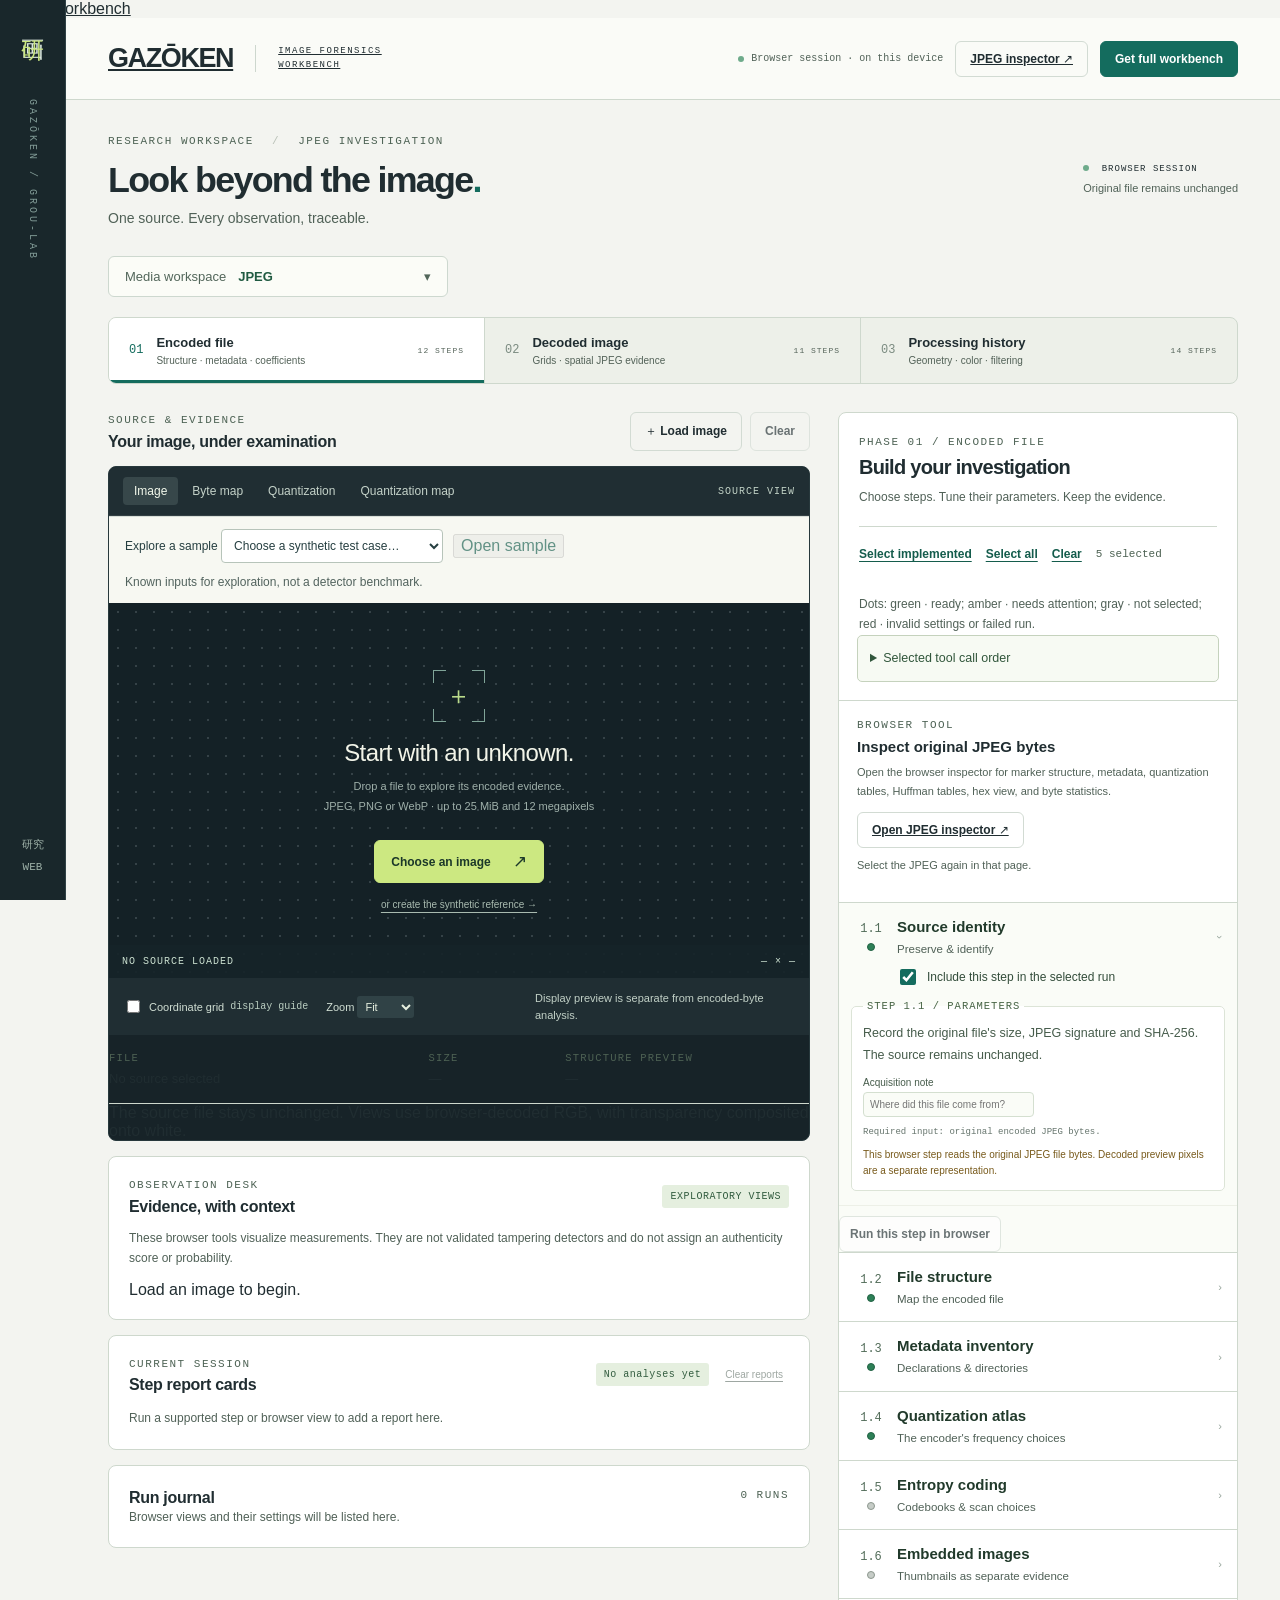
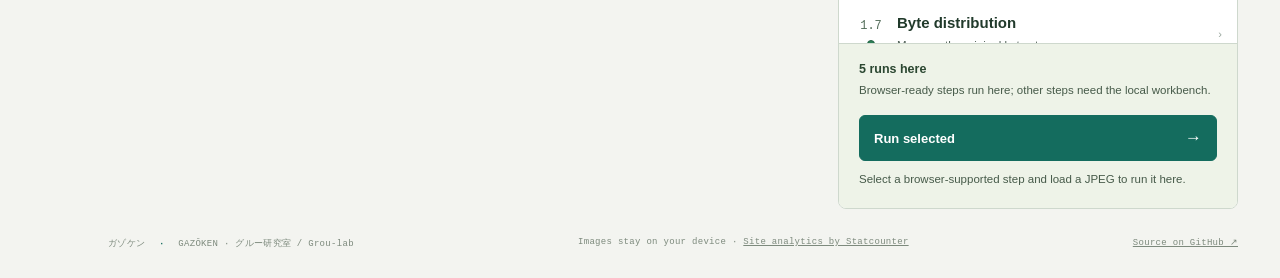
<file: index.html>
<!doctype html>
<html lang="en">
<head>
  <meta charset="utf-8">
  <meta name="viewport" content="width=device-width, initial-scale=1">
  <meta name="description" content="Explore image evidence in GAZŌKEN's browser workbench. Install the local Python workbench for the full investigation framework.">
  <meta name="theme-color" content="#19272b">
  <title>ガゾケン · GAZŌKEN — Image Forensics Workbench</title>
  <link rel="stylesheet" href="./src/gazoken/web/workbench.css">
  <link rel="stylesheet" href="./assets/public-workbench.css">
  <script type="module" src="./assets/js/app.mjs"></script>
  <script type="module" src="./assets/js/public-workbench.mjs"></script>
</head>
<body data-public-phase="1">
  <a class="skip-link" href="#workbench">Skip to workbench</a>
  <aside class="rail" aria-label="Project identity">
    <a href="./" class="logo" aria-label="GAZŌKEN home">画<span>研</span></a>
    <span class="rail-label">GAZŌKEN / GROU-LAB</span>
    <span class="rail-bottom">研究<br>WEB</span>
  </aside>
  <div class="shell">
    <header class="topbar">
      <a class="brand" href="./">GAZŌKEN<span>IMAGE FORENSICS WORKBENCH</span></a>
      <div class="top-actions">
        <span class="connection">Browser session · on this device</span>
        <a class="button subtle" href="./jpeg.html">JPEG inspector ↗</a>
        <button class="button primary" type="button" data-python-help>Get full workbench</button>
      </div>
    </header>
    <main id="workbench">
      <div class="heading">
        <div>
          <p class="eyebrow">RESEARCH WORKSPACE <span>/</span> JPEG INVESTIGATION</p>
          <h1>Look beyond the image<span>.</span></h1>
          <p class="intro">One source. Every observation, traceable.</p>
        </div>
        <div class="session-tag"><span class="status-dot"></span> BROWSER SESSION<small>Original file remains unchanged</small></div>
      </div>
      <details class="media-selector" id="media-selector"><summary>Media workspace <strong>JPEG</strong><span>▾</span></summary><div class="media-options" role="group" aria-label="Media workspaces"><button type="button" data-media="JPEG" aria-current="true" class="media-current"><span>JPEG</span><small>Current workspace</small></button><button type="button" data-media="BMP" aria-disabled="true" class="media-future"><span>BMP</span><small>Under development</small></button><button type="button" data-media="TIFF" aria-disabled="true" class="media-future"><span>TIFF</span><small>Under development</small></button><button type="button" data-media="PNG / other images" aria-disabled="true" class="media-future"><span>PNG / other images</span><small>Under development</small></button><button type="button" data-media="MP3 / audio" aria-disabled="true" class="media-future"><span>MP3 / audio</span><small>Under development</small></button><button type="button" data-media="Video" aria-disabled="true" class="media-future"><span>Video</span><small>Under development</small></button></div></details>
      <nav class="phases" aria-label="Investigation phases">
        <button type="button" class="phase active" data-public-phase="1" aria-pressed="true" aria-current="step"><span>01</span><div>Encoded file<small>Structure · metadata · coefficients</small></div><b>12 STEPS</b></button>
        <button type="button" class="phase" data-public-phase="2" aria-pressed="false"><span>02</span><div>Decoded image<small>Grids · spatial JPEG evidence</small></div><b>11 STEPS</b></button>
        <button type="button" class="phase" data-public-phase="3" aria-pressed="false"><span>03</span><div>Processing history<small>Geometry · color · filtering</small></div><b>14 STEPS</b></button>
      </nav>
      <div class="workspace">
        <section class="evidence" aria-label="Image and results">
          <div class="panel-title"><div><p class="eyebrow">SOURCE &amp; EVIDENCE</p><h2 id="source-title">Your image, under examination</h2></div><div><button id="choose" class="button subtle" type="button">＋ Load image</button><button id="clear" class="button subtle" type="button" disabled>Clear</button></div></div>
          <section class="dropzone" id="drop-zone" aria-label="Image source area">
            <div class="viewer-toolbar"><div class="mode-tabs" role="group" aria-label="Viewer mode"><button type="button" data-viewer-mode="image" class="active" aria-pressed="true">Image</button><button type="button" data-viewer-mode="bytes" aria-pressed="false">Byte map</button><button type="button" data-viewer-mode="quantization" aria-pressed="false">Quantization</button><button type="button" data-viewer-mode="quantization-map" aria-pressed="false">Quantization map</button></div><span class="view-tag" id="view-tag">SOURCE VIEW</span></div>
            <div class="sample-picker" id="sample-gallery"></div>
            <div class="stage">
              <div class="empty-state" id="empty-source">
                <div class="scan-glyph"><i></i><i></i><i></i><i></i><span>＋</span></div>
                <h3 id="empty-heading">Start with an unknown.</h3><p id="empty-description">Drop a file to explore its encoded evidence.<br>JPEG, PNG or WebP · up to 25 MiB and 12 megapixels</p><button class="button primary" type="button" id="choose-empty">Choose an image <span>↗</span></button><button class="sample-link" id="demo" type="button">or create the synthetic reference →</button>
              </div>
              <div class="image-wrap" id="image-wrap" hidden><canvas id="original" aria-label="Browser-decoded source image"></canvas><canvas id="overlay" aria-label="Optional pixel coordinate reference grid"></canvas></div>
              <div class="byte-map-view" id="byte-map-view" hidden><canvas id="byte-map-canvas" aria-label="Color map of sampled original file bytes"></canvas><p id="byte-map-note"></p></div>
              <div class="quantization-view" id="quantization-view" hidden></div>
              <div class="quantization-map-view" id="quantization-map-view" hidden></div>
              <div class="stage-coordinates"><span id="stage-label">NO SOURCE LOADED</span><span id="dimensions">— × —</span></div>
            </div>
            <input id="file" type="file" accept="image/jpeg,image/png,image/webp" hidden>
            <div class="viewer-bottom"><label class="check"><input id="grid" type="checkbox"> Coordinate grid <span class="info-hint">display guide</span></label><div><label for="zoom">Zoom <select id="zoom"><option value="fit">Fit</option><option value="1">100%</option><option value="2">200%</option></select></label></div><span id="preview-caption">Display preview is separate from encoded-byte analysis.</span></div>
            <div class="source-strip"><div><span>FILE</span><strong id="file-info">No source selected</strong></div><div><span>SIZE</span><strong id="file-size">—</strong></div><div><span>STRUCTURE PREVIEW</span><strong id="file-type">—</strong></div></div>
            <p id="source-note" class="source-note">The source file stays unchanged. Views use browser-decoded RGB, with transparency composited onto white.</p>
          </section>
          <section class="observation-panel" aria-labelledby="observation-title">
            <div class="observation-head"><div><p class="eyebrow">OBSERVATION DESK</p><h2 id="observation-title">Evidence, with context</h2></div><span class="mini-pill">EXPLORATORY VIEWS</span></div>
            <p class="evidence-description">These browser tools visualize measurements. They are not validated tampering detectors and do not assign an authenticity score or probability.</p>
            <p id="status" class="status" role="status" aria-live="polite">Load an image to begin.</p>
          </section>
          <section class="step-reports" aria-labelledby="results-title">
            <div class="observation-head"><div><p class="eyebrow">CURRENT SESSION</p><h2 id="results-title">Step report cards</h2></div><div class="report-actions"><span id="result-count" class="mini-pill">No analyses yet</span><button type="button" id="clear-reports" class="report-clear" disabled>Clear reports</button></div></div>
            <div id="results" class="results-grid"><p class="results-empty">Run a supported step or browser view to add a report here.</p></div>
          </section>
          <section class="run-panel"><div class="observation-head"><h2>Run journal</h2><span id="run-count" class="eyebrow">0 RUNS</span></div><div id="journal"><p class="muted">Browser views and their settings will be listed here.</p></div></section>
        </section>
        <aside class="steps-panel" aria-label="Investigation step configuration">
          <div class="step-panel-head"><p class="eyebrow" id="phase-kicker">PHASE 01 / ENCODED FILE</p><h2 id="phase-heading">Build your investigation</h2><p id="phase-description">Choose steps. Tune their parameters. Keep the evidence.</p><div class="selection-bar"><button type="button" id="select-ready">Select implemented</button><button type="button" id="select-all">Select all</button><button type="button" id="select-none">Clear</button><span id="selected-count">5 selected</span></div><p class="signal-legend">Dots: green · ready; amber · needs attention; gray · not selected; red · invalid settings or failed run.</p></div><details class="execution-plan"><summary>Selected tool call order</summary><p>Steps 1.1–1.7 can run in this browser; other selected steps need the local workbench.</p><ol id="execution-plan"></ol></details>
          <section id="browser-tools-panel" class="browser-tools-panel" aria-labelledby="browser-tools-title" hidden>
            <div class="panel-subheading"><div><p class="eyebrow">EXPLORATORY PIXEL VIEWS</p><h3 id="browser-tools-title">Image analysis views</h3></div><span class="step-state ready">4 VIEWS</span></div>
            <form id="tools-form">
              <fieldset id="tool-options">
                <legend class="sr-only">Choose browser image views and parameters</legend>
                <div class="tool-card"><label class="tool-label"><input type="checkbox" name="tool" value="ela" checked><span><strong>Error-level analysis</strong><small>Compare against a browser JPEG recompression.</small></span></label><div class="parameters"><label for="quality">JPEG quality</label><input id="quality" type="range" min="50" max="99" value="90"><output for="quality" id="quality-value">90</output><label for="ela-gain">Display gain</label><select id="ela-gain"><option value="5">5×</option><option value="15" selected>15×</option><option value="30">30×</option></select></div><p class="tool-note">Bright areas can reflect texture, edges, or compression as well as editing.</p></div>
                <div class="tool-card"><label class="tool-label"><input type="checkbox" name="tool" value="residual" checked><span><strong>Local-mean residual</strong><small>Show differences from a 3 × 3 local mean.</small></span></label><div class="parameters"><label for="residual-gain">Display gain</label><select id="residual-gain"><option value="3">3×</option><option value="8" selected>8×</option><option value="16">16×</option></select></div><p class="tool-note">Texture, edges, sharpening and noise all contribute.</p></div>
                <div class="tool-card"><label class="tool-label"><input type="checkbox" name="tool" value="edges"><span><strong>Edge strength</strong><small>Inspect Sobel gradient magnitude.</small></span></label><p class="tool-note">Scene content and contrast affect this view.</p></div>
                <div class="tool-card"><label class="tool-label"><input type="checkbox" name="tool" value="bitplane"><span><strong>Bit-plane inspection</strong><small>Isolate one bit in a decoded color channel.</small></span></label><div class="parameters"><label for="channel">Channel</label><select id="channel"><option value="0">Red</option><option value="1">Green</option><option value="2">Blue</option></select><label for="bit">Bit</label><select id="bit"><option value="0">0 · lowest</option><option value="1">1</option><option value="2">2</option><option value="3">3</option><option value="4">4</option><option value="5">5</option><option value="6">6</option><option value="7">7 · highest</option></select></div><p class="tool-note">Patterns do not establish hidden data. This view does not extract messages.</p></div>
              </fieldset>
              <button class="button primary run-button" id="run" type="submit" disabled>Run selected browser views <span>→</span></button>
            </form>
          </section>
          <section id="inspector-promo" class="inspector-promo"><p class="eyebrow">BROWSER TOOL</p><h3>Inspect original JPEG bytes</h3><p>Open the browser inspector for marker structure, metadata, quantization tables, Huffman tables, hex view, and byte statistics.</p><a class="button secondary" href="./jpeg.html">Open JPEG inspector ↗</a><p class="fine-print">Select the JPEG again in that page.</p></section>
          <section class="python-panel"><div id="phase-steps" class="phase-steps"><p class="muted">Loading the step catalog…</p></div><div class="run-bar"><p><b id="ready-count">5 selected steps</b><span>Browser-ready steps run here; other steps need the local workbench.</span></p><button class="button primary" id="run-python" type="button">Run selected <span>→</span></button><span id="run-python-status" role="status" aria-live="polite">Select a browser-supported step and load a JPEG to run it here.</span></div></section>
        </aside>
      </div>
      <footer><span>ガゾケン <b>·</b> GAZŌKEN · グルー研究室 / Grou-lab</span><span>Images stay on your device · <a href="https://statcounter.com/">Site analytics by Statcounter</a></span><a href="https://github.com/chronomicron/gazoken">Source on GitHub ↗</a></footer>
    </main>
  </div>
  <dialog id="python-dialog" aria-labelledby="python-dialog-title"><form method="dialog"><button class="dialog-close" aria-label="Close">×</button></form><p class="eyebrow">LOCAL PYTHON WORKBENCH</p><h2 id="python-dialog-title">Get the full workbench</h2><p id="python-dialog-message">Install the GAZŌKEN source checkout to use the local three-phase framework and its currently available Python measurements. Planned methods are still under development.</p><ol><li>Install Python 3.11 or newer.</li><li>Clone or download the GAZŌKEN source repository.</li><li>From the checkout, run:</li></ol><pre>python3 -m venv .venv
.venv/bin/python -m pip install -e '.[test]'
.venv/bin/gazoken</pre><p>Then open <code>http://127.0.0.1:8765/</code>.</p><div class="dialog-actions"><a class="button secondary" href="https://github.com/chronomicron/gazoken">GAZŌKEN source ↗</a><a class="text-link" href="https://github.com/chronomicron/gazoken/blob/main/docs/local-workbench.md">Full setup &amp; coverage</a></div></dialog>
  <dialog id="media-notice" aria-labelledby="media-notice-title" aria-describedby="media-notice-text"><h2 id="media-notice-title">Under development</h2><p id="media-notice-text"></p><form method="dialog"><button class="button primary">Continue with JPEG</button></form></dialog>
  <!-- Default Statcounter code for Gazoken
  https://chronomicron.com/gazoken/ -->
  <script type="text/javascript">
  var sc_project=13365206;
  var sc_invisible=1;
  var sc_security="7bf84917";
  </script>
  <script type="text/javascript"
  src="https://www.statcounter.com/counter/counter.js"
  async></script>
  <noscript><div class="statcounter"><a title="Web Analytics"
  href="https://statcounter.com/" target="_blank"><img
  class="statcounter"
  src="https://c.statcounter.com/13365206/0/7bf84917/1/"
  alt="Web Analytics"
  referrerPolicy="no-referrer-when-downgrade"></a></div></noscript>
  <!-- End of Statcounter Code -->
</body>
</html>
</file>
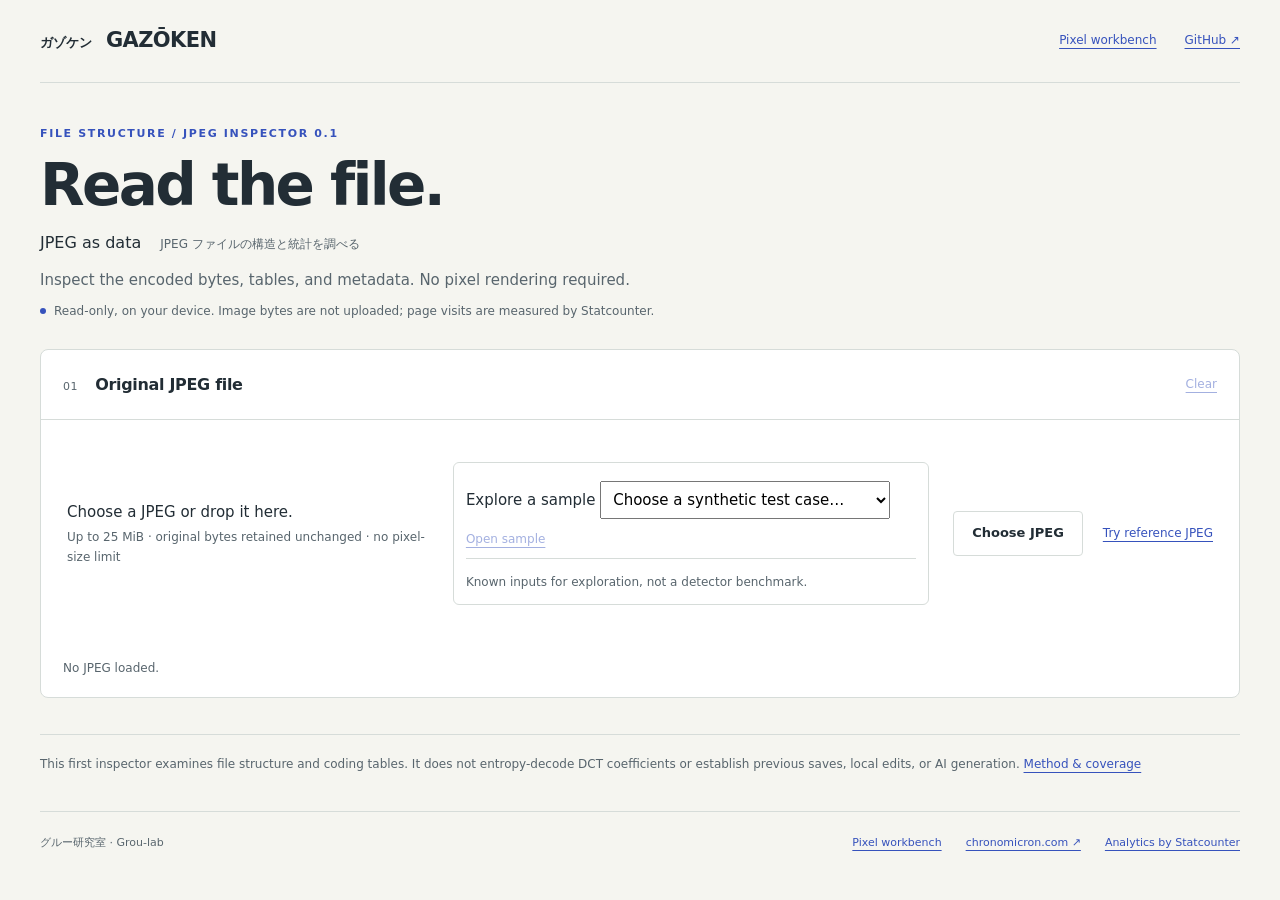
<file: jpeg.html>
<!doctype html>
<html lang="en">
<head>
  <meta charset="utf-8">
  <meta name="viewport" content="width=device-width, initial-scale=1">
  <meta name="description" content="Read-only JPEG file inspection: encoding tables, Exif, byte statistics, and structural evidence. Images stay on your device.">
  <meta name="color-scheme" content="light dark">
  <title>JPEG file inspector · GAZŌKEN</title>
  <link rel="stylesheet" href="./assets/workbench.css">
  <link rel="stylesheet" href="./assets/jpeg.css">
  <script type="module" src="./assets/js/jpeg-ui.mjs"></script>
</head>
<body>
  <a class="skip-link" href="#inspector">Skip to inspector</a>
  <div class="page">
    <header>
      <a class="brand" href="./"><span lang="ja">ガゾケン</span> <strong>GAZŌKEN</strong></a>
      <div class="header-links"><a href="./">Pixel workbench</a><a href="https://github.com/chronomicron/gazoken">GitHub ↗</a></div>
    </header>
    <main id="inspector">
      <section class="intro">
        <p class="eyebrow">FILE STRUCTURE / JPEG INSPECTOR 0.1</p>
        <h1>Read the file.</h1>
        <p class="subtitle">JPEG as data <span lang="ja">JPEG ファイルの構造と統計を調べる</span></p>
        <p class="lead">Inspect the encoded bytes, tables, and metadata. No pixel rendering required.</p>
        <p class="local-note"><span class="dot" aria-hidden="true"></span>Read-only, on your device. Image bytes are not uploaded; page visits are measured by Statcounter.</p>
      </section>
      <noscript><p class="error">Enable JavaScript to inspect JPEG files.</p></noscript>
      <section class="panel" aria-labelledby="file-heading">
        <div class="panel-heading"><h2 id="file-heading"><span class="step">01</span> Original JPEG file</h2><button id="jpeg-clear" class="text-button" disabled>Clear</button></div>
        <div id="jpeg-drop" class="inspector-input">
          <div><p>Choose a JPEG or drop it here.</p><p class="muted">Up to 25 MiB · original bytes retained unchanged · no pixel-size limit</p></div>
          <div id="sample-gallery" class="sample-gallery"></div>
          <div class="source-actions"><label class="button secondary" for="jpeg-file">Choose JPEG<input id="jpeg-file" class="file-input" type="file" accept="image/jpeg,.jpg,.jpeg"></label><button id="jpeg-demo" class="text-button">Try reference JPEG</button></div>
        </div>
        <p id="jpeg-status" class="status" role="status" aria-live="polite">No JPEG loaded.</p>
      </section>
      <div id="jpeg-report" hidden>
        <section class="results-section" aria-labelledby="overview-heading">
          <div class="section-heading"><h2 id="overview-heading"><span class="step">02</span> File overview</h2><button id="jpeg-export" class="text-button">Save JSON report</button></div>
          <div id="jpeg-summary" class="summary-grid"></div>
          <p id="jpeg-hash" class="hash"></p>
          <div id="jpeg-warnings" class="inspection-warnings"></div>
        </section>
        <section class="results-section" aria-labelledby="interpretation-heading">
          <h2 id="interpretation-heading"><span class="step">03</span> Evidence &amp; possible history</h2>
          <p class="muted">A transparent, rule-based reading of the extracted fields. No encoder database, learned detector, or calibrated probability is applied.</p>
          <div id="jpeg-opinion" class="interpretation-grid"></div>
        </section>
        <section class="results-section" aria-labelledby="quantization-heading">
          <h2 id="quantization-heading"><span class="step">04</span> Quantization tables</h2>
          <p class="muted">8 × 8 frequency layout: DC at top-left, higher frequencies toward the bottom-right. Each heatmap uses its own scale; read the numeric values when comparing tables.</p>
          <div id="jpeg-quantization" class="results-grid"></div>
        </section>
        <section class="results-section" aria-labelledby="statistics-heading">
          <h2 id="statistics-heading"><span class="step">05</span> Encoded-byte statistics</h2>
          <p class="muted">These are file-byte frequencies, not pixel intensities, DCT coefficient histograms, or decoded Huffman symbol frequencies.</p>
          <div id="jpeg-bytes" class="results-grid"></div>
        </section>
        <section class="results-section" aria-labelledby="coding-heading">
          <h2 id="coding-heading"><span class="step">06</span> Components, scans &amp; Huffman tables</h2>
          <div id="jpeg-coding"></div>
        </section>
        <section class="results-section" aria-labelledby="metadata-heading">
          <h2 id="metadata-heading"><span class="step">07</span> Metadata as recorded</h2>
          <p class="muted">EXIF fields are editable claims. Unknown tags are retained by ID. MakerNotes, XMP contents, ICC contents, and embedded thumbnails are not decoded in this version.</p>
          <div id="jpeg-metadata"></div>
        </section>
        <section class="results-section" aria-labelledby="structure-heading">
          <h2 id="structure-heading"><span class="step">08</span> Structure &amp; hex inspection</h2>
          <p class="muted">Select a segment to inspect its original bytes. All offsets are zero-based file offsets.</p>
          <div class="hex-layout"><div id="jpeg-segments" class="table-scroll"></div>
            <div class="hex-panel panel">
              <form id="hex-form"><label for="hex-offset">Go to byte offset</label><div class="hex-controls"><input id="hex-offset" value="0" inputmode="text" aria-describedby="hex-help"><button class="button secondary" type="submit">Go</button></div><p id="hex-help" class="muted">Decimal or 0x-prefixed hexadecimal</p></form>
              <p id="hex-caption" class="muted" role="status"></p><pre id="jpeg-hex" tabindex="0" aria-label="Original JPEG hex bytes"></pre>
              <div class="hex-paging"><button id="hex-prev" class="text-button">← Previous 256 bytes</button><button id="hex-next" class="text-button">Next 256 bytes →</button></div>
            </div>
          </div>
        </section>
      </div>
      <p class="inspector-limit">This first inspector examines file structure and coding tables. It does not entropy-decode DCT coefficients or establish previous saves, local edits, or AI generation. <a href="https://github.com/chronomicron/gazoken/blob/main/docs/jpeg-inspector.md">Method &amp; coverage</a></p>
    </main>
    <footer><span><span lang="ja">グルー研究室</span> · Grou-lab</span><nav aria-label="Project links"><a href="./">Pixel workbench</a><a href="https://chronomicron.com/">chronomicron.com ↗</a><a href="https://statcounter.com/">Analytics by Statcounter</a></nav></footer>
  </div>
  <!-- Default Statcounter code for Gazoken
  https://chronomicron.com/gazoken/ -->
  <script type="text/javascript">
  var sc_project=13365206;
  var sc_invisible=1;
  var sc_security="7bf84917";
  </script>
  <script type="text/javascript"
  src="https://www.statcounter.com/counter/counter.js"
  async></script>
  <noscript><div class="statcounter"><a title="Web Analytics"
  href="https://statcounter.com/" target="_blank"><img
  class="statcounter"
  src="https://c.statcounter.com/13365206/0/7bf84917/1/"
  alt="Web Analytics"
  referrerPolicy="no-referrer-when-downgrade"></a></div></noscript>
  <!-- End of Statcounter Code -->
</body>
</html>
</file>
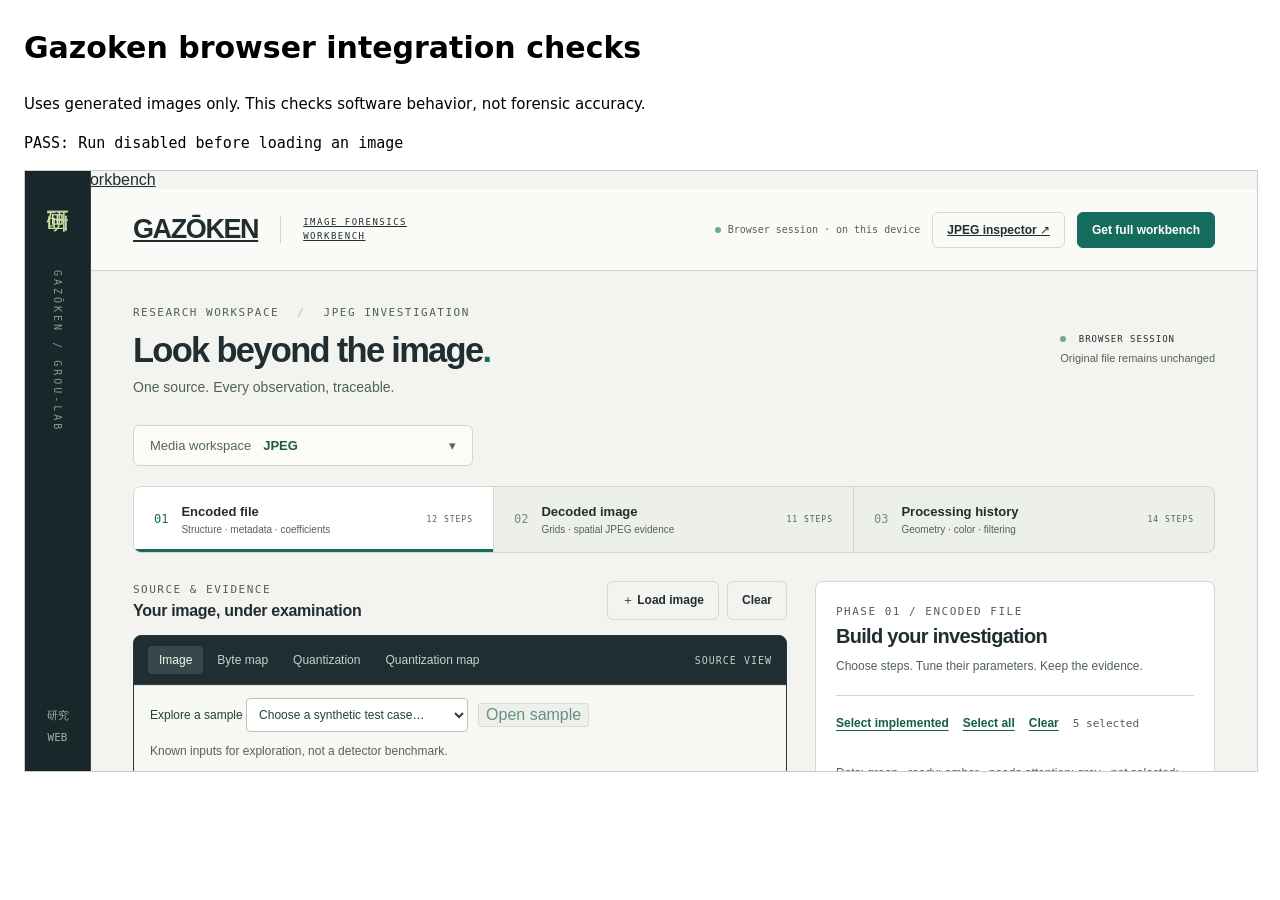
<file: tests/browser.html>
<!doctype html>
<html lang="en"><meta charset="utf-8"><title>Gazoken browser checks</title>
<style>body{font:15px/1.6 system-ui;margin:24px}iframe{width:100%;height:600px;border:1px solid #ccc}pre{white-space:pre-wrap}</style>
<h1>Gazoken browser integration checks</h1><p>Uses generated images only. This checks software behavior, not forensic accuracy.</p>
<pre id="log" role="status">Running…</pre><iframe id="app" src="../index.html" title="Workbench under test"></iframe>
<script type="module" src="./browser.mjs"></script></html>
</file>
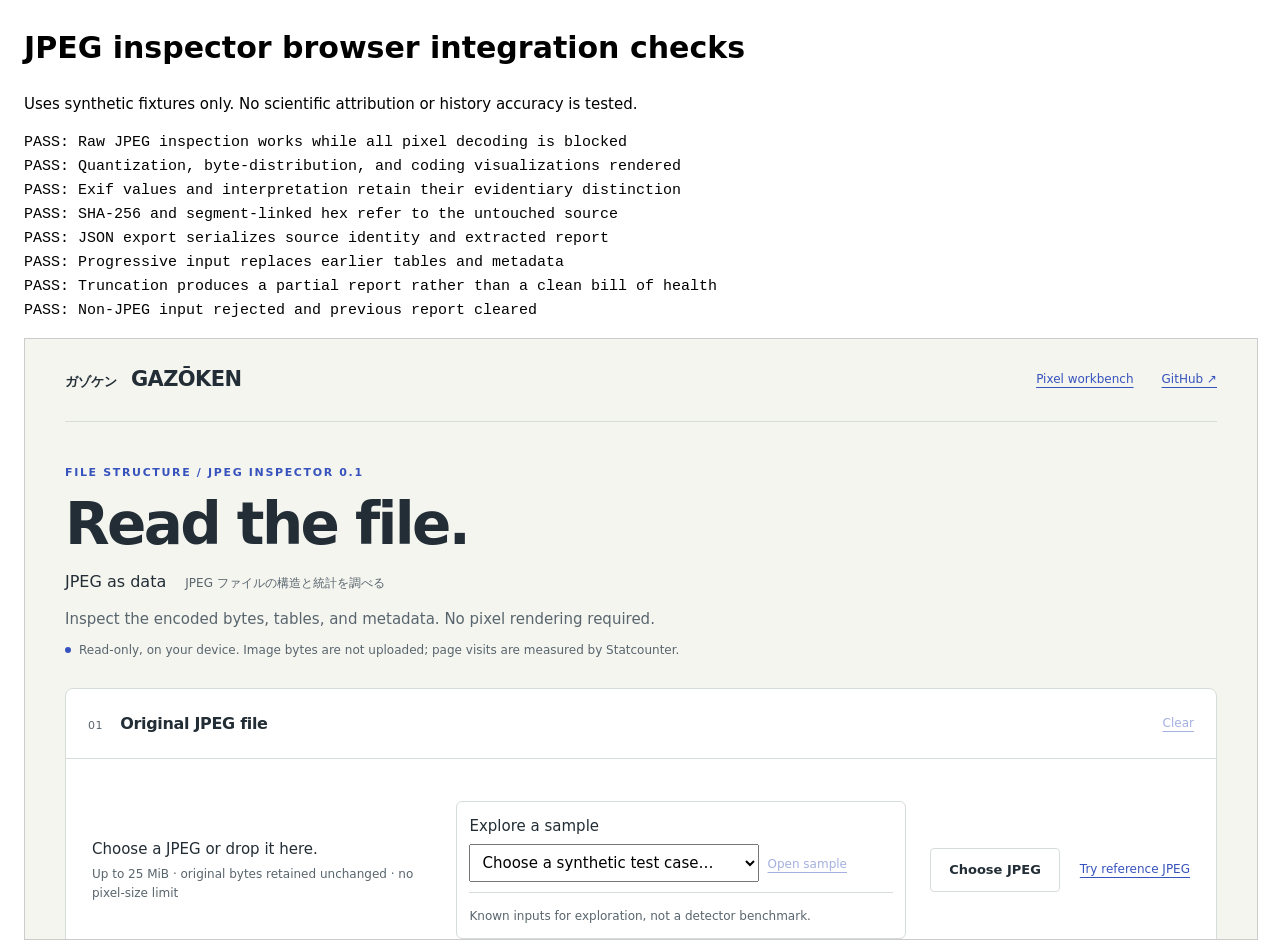
<file: tests/jpeg-browser.html>
<!doctype html><html lang="en"><meta charset="utf-8"><title>JPEG inspector browser checks</title>
<style>body{font:15px/1.6 system-ui;margin:24px}iframe{width:100%;height:600px;border:1px solid #ccc}pre{white-space:pre-wrap}</style>
<h1>JPEG inspector browser integration checks</h1><p>Uses synthetic fixtures only. No scientific attribution or history accuracy is tested.</p>
<pre id="log" role="status">Running…</pre><iframe id="app" src="../jpeg.html" title="Inspector under test"></iframe>
<script type="module" src="./jpeg-browser.mjs"></script></html>
</file>
<file: src/gazoken/web/workbench.css>
:root{font-family:Inter,"Segoe UI",Arial,sans-serif;color:#202d31;background:#f3f4f0;font-synthesis:none;--teal:#146c5e;--muted:#677572;--line:#dce1da;--paper:#fff;--accent:#cce881}
*{box-sizing:border-box}body{margin:0}button,input,select{font:inherit}button{cursor:pointer}button:disabled{cursor:not-allowed;opacity:.45}button,a,input,select,summary{outline-offset:4px}button:focus-visible,a:focus-visible,summary:focus-visible{outline:2px solid #53bfa5}button{color:inherit}a{color:inherit}h1,h2,h3,p{margin:0}[hidden]{display:none!important}
.rail{width:66px;position:fixed;inset:0 auto 0 0;z-index:4;background:#19272b;color:#d9e6dd;display:flex;align-items:center;flex-direction:column;border-right:1px solid #304246}.logo{margin:22px 0;font-size:23px;line-height:1;text-decoration:none;font-weight:800;letter-spacing:-4px;writing-mode:vertical-rl}.logo span{color:var(--accent)}.rail-label{writing-mode:vertical-rl;font:10px monospace;letter-spacing:3px;margin-top:55px;color:#819b96}.rail-bottom{margin-top:auto;margin-bottom:22px;font:11px/2 monospace;text-align:center;color:#9db0a7}.shell{margin-left:66px}.topbar{height:82px;border-bottom:1px solid var(--line);display:flex;align-items:center;justify-content:space-between;padding:0 42px;background:#fafbf7}.brand{font-size:27px;font-weight:750;letter-spacing:-1.4px;display:flex;align-items:center;gap:22px}.brand span{font:9px/1.5 monospace;letter-spacing:1.5px;border-left:1px solid #cdd7ce;padding-left:22px;max-width:150px}.top-actions{display:flex;align-items:center;gap:22px}.connection{font:10px monospace;color:var(--muted);display:flex;align-items:center;gap:7px}.connection:before,.status-dot{content:"";display:inline-block;width:6px;height:6px;border-radius:50%;background:#6eab8b}.button{border:1px solid #d2dbd3;border-radius:6px;padding:10px 14px;display:inline-flex;justify-content:center;align-items:center;gap:22px;font-size:12px;font-weight:600;background:white}.button.primary{background:var(--teal);color:white;border-color:var(--teal)}.button:hover:not(:disabled){filter:brightness(.95)}.button.subtle{background:transparent}.button.primary span{font-size:17px;font-weight:400}main{max-width:1660px;margin:auto;padding:33px 42px 0}.heading{display:flex;justify-content:space-between;gap:20px;align-items:center;margin-bottom:30px}.eyebrow{font:9px/1.6 monospace;letter-spacing:1.5px;color:var(--muted)}.eyebrow span{color:#b9c1b7;margin:0 10px}h1{font-size:clamp(29px,2.8vw,42px);letter-spacing:-1.7px;font-weight:550;margin-top:9px}h1>span{color:var(--teal)}.intro{color:var(--muted);font-size:13px;margin-top:9px}.session-tag{font:9px monospace;letter-spacing:1px}.session-tag .status-dot{margin-right:6px}.session-tag small{display:block;margin-top:8px;color:var(--muted);letter-spacing:0;font:11px sans-serif}.phases{display:grid;grid-template-columns:repeat(3,1fr);border:1px solid var(--line);border-radius:8px;overflow:hidden;margin-bottom:28px;background:#edf0e9}.phase{display:flex;gap:13px;padding:17px 20px;align-items:center;border-right:1px solid var(--line);position:relative}.phase:last-child{border:0}.phase>span{font:12px monospace;color:#7b8b80}.phase>div{font-size:13px;font-weight:600}.phase small{display:block;color:var(--muted);font-size:10px;font-weight:400;margin-top:5px}.phase b{font:8px monospace;letter-spacing:1px;margin-left:auto;color:var(--muted)}.phase.active{background:white;box-shadow:inset 0 -3px var(--teal)}.phase.active>span{color:var(--teal)}.phase.future{opacity:.65}.workspace{display:grid;grid-template-columns:minmax(0,1fr) 360px;gap:28px;align-items:start}.evidence{min-width:0}.panel-title{display:flex;align-items:center;justify-content:space-between;margin:0 0 15px;gap:10px}h2{font-size:16px;letter-spacing:-.3px;font-weight:600}.panel-title h2{margin-top:4px}.dropzone{border:1px solid #27383c;border-radius:8px;overflow:hidden;background:#172328}.dropzone.dragover{outline:3px solid #79c5a0;outline-offset:3px}.viewer-toolbar{display:flex;justify-content:space-between;align-items:center;background:#202e33;padding:10px 14px;border-bottom:1px solid #344045}.mode-tabs{display:flex;gap:3px}.mode-tabs button{background:transparent;border:0;color:#9caeac;font-size:10px;padding:7px 11px;border-radius:4px}.mode-tabs button.active{background:#37474a;color:#eff6e9}.view-tag{color:#a1b1aa;font:8px monospace;letter-spacing:1px}.stage{height:375px;position:relative;overflow:auto;display:flex;align-items:center;justify-content:center;background-color:#142126;background-image:radial-gradient(#354247 1px,transparent 1px);background-size:18px 18px}.empty-state{text-align:center;color:#f2f4e8;z-index:1;margin:30px}.empty-state h3{font-size:24px;font-weight:450;letter-spacing:-.6px;margin:17px 0 10px}.empty-state p{font-size:11px;line-height:1.8;color:#9fb0aa}.empty-state .primary{background:var(--accent);color:#1b3829;border-color:var(--accent);margin-top:24px;min-width:170px}.sample-link{display:block;margin:15px auto 0;border:0;background:none;color:#a9bbb0;font-size:10px;text-decoration:underline;text-underline-offset:4px}.scan-glyph{width:52px;height:52px;position:relative;margin:auto;display:grid;place-items:center;color:#badc8b;font-size:25px;font-weight:200}.scan-glyph i{position:absolute;width:13px;height:13px;border:solid #80a498}.scan-glyph i:nth-child(1){left:0;top:0;border-width:1px 0 0 1px}.scan-glyph i:nth-child(2){right:0;top:0;border-width:1px 1px 0 0}.scan-glyph i:nth-child(3){left:0;bottom:0;border-width:0 0 1px 1px}.scan-glyph i:nth-child(4){right:0;bottom:0;border-width:0 1px 1px 0}.image-wrap{position:relative;flex-shrink:0;line-height:0;margin:auto;box-shadow:0 12px 35px #0006}.image-wrap img{display:block;width:100%;height:100%;object-fit:contain}.image-wrap canvas{position:absolute;inset:0;width:100%;height:100%;pointer-events:none}.stage-coordinates{position:sticky;align-self:flex-end;bottom:0;left:0;flex-shrink:0;width:100%;display:flex;justify-content:space-between;pointer-events:none;color:#a2bbb0;font:8px monospace;letter-spacing:1px;background:#152429e8;padding:9px 13px;z-index:2}.stage>.stage-coordinates{position:absolute}.viewer-bottom{padding:12px 14px;display:flex;gap:18px;align-items:center;color:#b4c3bc;font-size:9px;background:#202e33}.check{display:flex;align-items:center;gap:6px;cursor:pointer}.info-hint{color:#7c9290;font:8px monospace}.viewer-bottom>span{margin-left:auto;color:#819691;font-size:9px;max-width:200px;line-height:1.5}.viewer-bottom select{font-size:9px;color:#e6efdf;background:#304246;border:0;padding:4px;border-radius:3px}input[type=checkbox]{accent-color:var(--teal)}.source-strip{display:grid;grid-template-columns:2fr .8fr 1.6fr;gap:15px;padding:17px 0;border-bottom:1px solid var(--line)}.source-strip span{display:block;font:8px monospace;letter-spacing:1.2px;color:var(--muted);margin-bottom:7px}.source-strip strong{display:block;font-size:11px;font-weight:500;overflow-wrap:anywhere}.hashline{display:flex;gap:16px;padding:12px 0 18px;font-size:9px;color:var(--muted)}.hashline span{font:8px monospace;flex-shrink:0}.hashline code{overflow-wrap:anywhere;font-size:9px}.observation-panel,.run-panel{background:var(--paper);border:1px solid var(--line);border-radius:8px;padding:20px;margin-top:4px}.observation-head{display:flex;justify-content:space-between;align-items:center;gap:12px}.observation-head h2{margin-top:3px}.mini-pill{font:8px monospace;letter-spacing:.5px;background:#edf2e9;padding:6px 8px;border-radius:3px;color:#52705c;white-space:nowrap}.evidence-description{font-size:11px;line-height:1.7;color:var(--muted);margin:12px 0 15px}.evidence-content{min-height:75px}.placeholder-line{height:8px;background:#f0f2ec;width:80%;margin-top:15px;border-radius:4px}.placeholder-line.short{width:50%}.evidence-content dl{display:grid;grid-template-columns:130px 1fr;font-size:11px;gap:10px;margin:0}.evidence-content dt{color:var(--muted)}.evidence-content dd{margin:0;overflow-wrap:anywhere;font:10px/1.5 monospace}.evidence-content table{width:100%;font:10px/1.8 monospace;border-collapse:collapse}.evidence-content th{text-align:left;color:var(--muted);font-weight:400;border-bottom:1px solid var(--line)}.evidence-content td{padding:5px 7px;border-bottom:1px solid #eef0eb}.evidence-content tr:hover{background:#f1f6ed}.chart{width:100%;height:120px;display:block}.chart-label{display:flex;justify-content:space-between;font:9px monospace;color:var(--muted);margin-top:8px}.warning-note{background:#faf5e9;border-left:2px solid #ccab56;padding:10px 12px;margin:12px 0;font-size:10px;line-height:1.7;color:#826935}.run-panel{margin-top:16px;padding-bottom:12px}.muted{color:var(--muted);font-size:11px;line-height:1.7}.run-row{display:grid;grid-template-columns:30px 1fr auto;gap:10px;padding:12px 0;border-bottom:1px solid #eef0eb;font-size:10px}.run-row:last-child{border:0}.run-row>span{font:10px monospace;color:var(--teal)}.run-row small{display:block;color:var(--muted);margin-top:5px;font-size:9px}.run-row b{font:8px monospace;font-weight:400;color:#57796a}.run-row b.planned{color:#a18549}.steps-panel{border:1px solid var(--line);border-radius:8px;background:white;overflow:hidden}.step-panel-head{padding:21px 20px 0}.step-panel-head h2{font-size:20px;margin:5px 0 9px;letter-spacing:-.7px}.step-panel-head>p:not(.eyebrow){color:var(--muted);font-size:11px;line-height:1.6}.selection-bar{display:flex;align-items:center;gap:9px;border-top:1px solid var(--line);margin-top:18px;padding:13px 0}.selection-bar button{padding:0;border:0;background:transparent;color:var(--teal);font-size:9px;text-decoration:underline;text-underline-offset:3px}.selection-bar span{margin-left:auto;color:var(--muted);font:8px monospace}.step-card{border-top:1px solid var(--line);position:relative}.step-card.selected{box-shadow:inset 3px 0 #83ab8a}.step-card summary{list-style:none;display:flex;align-items:center;gap:10px;padding:16px 20px;cursor:pointer}.step-card summary::-webkit-details-marker{display:none}.step-number{font:10px monospace;color:#809088;min-width:30px}.step-info{flex:1}.step-info strong{font-size:12px;font-weight:550;display:block}.step-info small{display:block;color:var(--muted);font-size:9px;margin-top:5px}.step-state{font:7px monospace;letter-spacing:.4px;color:#87918a;background:#f1f3ed;padding:4px 5px;border-radius:3px}.step-state.ready{color:#246652;background:#e5f2e6}.chevron{color:#97a59c;font-size:11px;transition:transform .15s}.step-card[open] .chevron{transform:rotate(90deg)}.step-card[open]{background:#fafcf7}.step-card[open] summary{padding-bottom:10px}.step-controls{margin:0 20px 17px 20px;border:1px solid #dce4d7;border-radius:5px;padding:12px;background:white}.step-controls legend{font:8px monospace;letter-spacing:1px;color:#6e8171;padding:0 5px}.step-description{font-size:10px;line-height:1.7;color:var(--muted);margin-bottom:14px}.param{display:block;margin:11px 0;font-size:10px;color:#56665d}.param>span{display:block;margin-bottom:7px}.param input[type=text],.param input[type=number],.param select{width:100%;padding:8px;border:1px solid #d4dfd0;border-radius:4px;background:#fafcf7;color:#273c31;font-size:10px}.param.checkbox{display:flex;gap:7px;align-items:center}.param.checkbox>span{margin:0}.step-actions{display:flex;justify-content:space-between;align-items:center;gap:8px;margin-top:15px;padding-top:12px;border-top:1px solid #edf0e7}.step-actions .button{font-size:9px;padding:7px 8px;gap:5px}.step-actions label{font-size:10px;display:flex;gap:5px;align-items:center}.step-hint{font-size:9px;line-height:1.6;color:#9b8353;margin-top:10px}.run-bar{background:#eef3e8;padding:18px 20px;border-top:1px solid var(--line)}.run-bar p{font-size:10px}.run-bar p span{display:block;color:var(--muted);font-size:9px;margin-top:5px}.run-bar .button{width:100%;margin:15px 0 9px;justify-content:space-between}.run-bar>span{display:block;font-size:9px;color:var(--muted);line-height:1.6}.notification{position:fixed;bottom:22px;left:50%;transform:translateX(-50%);padding:13px 20px;background:#203f35;color:#f5f8ec;border:1px solid #5b8570;box-shadow:0 8px 30px #0003;border-radius:6px;font-size:12px;max-width:80vw;z-index:10}footer{display:flex;justify-content:space-between;gap:15px;padding:28px 0;font:9px monospace;letter-spacing:.3px;color:#7d8a7d}footer b{color:var(--teal);margin:0 8px}footer button{padding:0;background:none;border:0;text-decoration:underline;font:9px monospace;color:var(--muted)}#byte-map{image-rendering:pixelated;width:min(90%,580px);height:290px;object-fit:contain}.quant-stage{display:flex;gap:25px;padding:20px;align-items:center;justify-content:center;flex-wrap:wrap;min-height:250px;color:#cadbc9}.quant-stage h3{font:10px monospace;margin-bottom:12px}.quant-grid{display:grid;grid-template-columns:repeat(8,25px);gap:2px}.quant-cell{height:25px;display:grid;place-items:center;font:8px monospace;color:#112c22;border-radius:2px}.quant-key{margin-top:10px;font:8px monospace;color:#90a99e}.byte-tooltip{color:#b3cba6;font:9px monospace}.step-link{padding:0;border:0;background:none;color:var(--teal);font:10px monospace;text-decoration:underline}.table-wrap{max-height:220px;overflow:auto}.config-note{font:9px/1.7 monospace;color:var(--muted);background:#f2f6ee;padding:12px;border-radius:4px}
@media(min-width:1450px){.workspace{grid-template-columns:minmax(0,1fr) 410px;gap:36px}.stage{height:470px}.steps-panel .step-card summary{padding:17px 23px}.quant-grid{grid-template-columns:repeat(8,30px)}.quant-cell{height:30px}}
@media(max-width:1100px){main{padding:26px 25px 0}.topbar{padding:0 25px}.workspace{grid-template-columns:minmax(0,1fr) 320px;gap:20px}.phase{padding:15px 12px}.phase small{font-size:9px}.phase b{display:none}.viewer-bottom>span{display:none}.stage{height:350px}.view-tag{display:none}.top-actions{gap:10px}.source-strip{grid-template-columns:1.7fr 1fr}.source-strip>div:last-child{grid-column:1/-1}.quant-grid{grid-template-columns:repeat(8,21px)}.quant-cell{height:21px}}
@media(max-width:830px){.rail{width:48px}.shell{margin-left:48px}.logo{font-size:20px}.brand span{display:none}.topbar{height:65px}.heading{margin-bottom:24px}.session-tag{display:none}.workspace{grid-template-columns:1fr}.steps-panel{margin-top:4px}.stage{height:400px}.phase small{display:none}.phase>div{font-size:11px}.phase{gap:8px}.intro{font-size:12px}.source-strip{grid-template-columns:2fr 1fr 1.5fr}.source-strip>div:last-child{grid-column:auto}.viewer-bottom>span{display:block}.step-panel-head{padding-top:20px}.step-card summary{padding:15px 20px}footer>span:nth-child(2){display:none}}
@media(max-width:480px){.rail{width:36px}.shell{margin-left:36px}.rail-label{font-size:8px}.logo{font-size:18px}.topbar{padding:0 14px}.brand{font-size:24px}.connection{font-size:0}.connection:before{width:7px;height:7px}.top-actions .button{font-size:10px;padding:8px}.top-actions{gap:8px}main{padding:23px 14px 0}h1{font-size:27px;letter-spacing:-1.1px}.eyebrow{font-size:8px;letter-spacing:1px}.heading .eyebrow span{margin:0 4px}.phase{padding:14px 8px;gap:5px}.phase>span{font-size:9px}.phase>div{font-size:9px}.phases{margin-bottom:23px}.panel-title h2{font-size:13px}.panel-title .button{font-size:9px;padding:8px}.stage{height:330px}.empty-state{margin:20px 10px}.empty-state h3{font-size:22px}.empty-state p{font-size:10px}.viewer-toolbar{padding:9px}.mode-tabs button{font-size:9px;padding:7px 9px}.viewer-bottom{padding:10px;font-size:8px}.viewer-bottom>span{display:none}.info-hint{display:none}.source-strip{grid-template-columns:1.5fr 1fr;gap:12px}.source-strip>div:last-child{grid-column:1/-1}.observation-panel{padding:15px}.observation-head{flex-wrap:wrap;gap:7px}.observation-head h2{font-size:15px}.evidence-content dl{grid-template-columns:90px 1fr}.quant-stage{gap:20px;padding:15px}.quant-grid{grid-template-columns:repeat(8,24px)}.quant-cell{height:24px}.quant-key{font-size:7px}footer{flex-wrap:wrap;line-height:1.6}}

/* Readable research controls: retain the visual hierarchy, enlarge small text. */
:root{--muted:#506157;--line:#ced8cd}
.workspace{grid-template-columns:minmax(0,1fr) 400px}
.eyebrow{font-size:11px;color:#4d6254}
.intro{font-size:14px}
.phase.future{opacity:1;background:#edf0e9;color:#526157}
.phase small,.phase b{color:#536258}
.selection-bar{flex-wrap:wrap;gap:10px 14px;padding:15px 0}
.selection-bar button{font-size:12px;line-height:1.6;color:#145c4c;padding:3px 0;font-weight:550}
.selection-bar span{font-size:11px;color:#4b6051;margin-left:0}
.step-panel-head>p:not(.eyebrow){font-size:13px;line-height:1.7;color:#4c5f53}
.step-info strong{font-size:15px;line-height:1.4;color:#213a2b}
.step-info small{font-size:11.5px;line-height:1.5;color:#526358}
.step-number{font-size:12px;color:#536d5a;min-width:34px}
.step-state{font-size:10px;letter-spacing:.2px;color:#52604e;background:#edf0e7}
.step-state.ready{color:#20543d;background:#dcefdc}
.step-controls{border-color:#c8d5c1;padding:14px}
.step-controls legend{font-size:10.5px;color:#466344}
.step-description{font-size:12.5px;line-height:1.75;color:#465c4b}
.param{font-size:12.5px;line-height:1.5;color:#364e3b;margin:14px 0}
.param>span{margin-bottom:8px}
.param input[type=text],.param input[type=number],.param select{font-size:12.5px;padding:9px 10px;min-height:38px;color:#263e2c;border-color:#adbea6;background:#fcfdf9}
.param input::placeholder{color:#667460;opacity:1}
.param.checkbox{gap:9px}
.step-controls input[type=checkbox]{width:16px;height:16px;flex-shrink:0}
.step-actions{display:grid;grid-template-columns:1fr 1fr;gap:12px}
.step-actions label{font-size:12.5px;color:#334d3b;grid-column:1/-1}
.step-actions .button{font-size:12px;padding:9px 10px;min-height:36px}
button:disabled{opacity:.65}
.step-hint{font-size:11.5px;line-height:1.65;color:#785a1b}
.run-bar p{font-size:12.5px;color:#2b4731}
.run-bar p span,.run-bar>span{font-size:11.5px;line-height:1.7;color:#465a49}
.run-bar .button{font-size:13px;padding:12px 14px}
.viewer-bottom{font-size:11px;color:#d1dfd4;flex-wrap:wrap}
.viewer-bottom select{font-size:11px}
.viewer-bottom>span{font-size:11px;color:#c2d1c7;max-width:260px}
.info-hint{font-size:10px;color:#bbcfc2}
.mode-tabs button{font-size:12px;color:#c4d2c9}
.mode-tabs button.active{color:#f2f8eb}
.view-tag{font-size:10px;color:#c0d1c5}
.stage-coordinates{font-size:10px;color:#cadfcf;line-height:1.5}
.source-strip span,.hashline span{font-size:10.5px;color:#4d6153}
.source-strip strong{font-size:13px}
.hashline code{font-size:11px;color:#475d4d}
.evidence-description,.muted{font-size:13px;line-height:1.75;color:#4b5f51}
.evidence-content dl{font-size:12.5px;grid-template-columns:140px 1fr;line-height:1.7}
.evidence-content dd{font-size:12px;line-height:1.7}
.evidence-content table{font-size:12px;line-height:1.8}
.evidence-content th{color:#3e5947;font-weight:600}
.evidence-content td{padding:8px}
.mini-pill{font-size:10px;color:#315b3e;background:#e5efdf}
.warning-note{font-size:12px;line-height:1.75;color:#725114;background:#fcf5e6}
.config-note{font-size:12px;color:#486049;line-height:1.75}
.chart-label{font-size:11px;color:#415b49;gap:12px;line-height:1.5}
.run-row{font-size:12px;line-height:1.6;grid-template-columns:24px minmax(0,1fr) auto}
.run-row small{font-size:11px;line-height:1.7;color:#4a604f}
.run-row b{font-size:10px;color:#365f44}
.run-row b.planned{color:#795b20}
.quant-stage h3,.quant-key{font-size:10.5px;line-height:1.5;color:#c2d8c6}
.quant-cell{font-size:10px}
.step-reports,.phase-report{margin-top:22px;border:1px solid var(--line);border-radius:8px;padding:20px;background:#fff}
.step-reports>.evidence-description{margin-bottom:18px}
.result-card{border:1px solid #cad8c4;border-left:3px solid #51805d;border-radius:6px;padding:18px;margin-top:16px;background:#fcfef9}
.result-card.unimplemented{border-left-color:#b79959;background:#fdfcf8}
.result-card h3{font-size:15px;line-height:1.6;font-weight:600;color:#263f2e}
.result-card h3>span{font:12px monospace;color:#526d58;margin-right:8px}
.result-card .mini-pill{white-space:normal}
.result-card.unimplemented .mini-pill{background:#f4ebd5;color:#73571e}
.result-provenance{font:11px/1.8 monospace;color:#50654f;margin:8px 0 16px;overflow-wrap:anywhere}
.result-output{min-height:0}
.result-output .muted{margin-top:10px}
.record-parameters{margin-top:16px;border-top:1px solid #d7e1d0;padding-top:12px}
.record-parameters summary{cursor:pointer;font-size:12px;color:#325d3b;padding:3px 0;line-height:1.7}
.record-parameters dl{display:grid;grid-template-columns:130px minmax(0,1fr);gap:8px;font-size:12px;margin:12px 0 0;line-height:1.7}
.record-parameters dt{color:#50654c;overflow-wrap:anywhere}.record-parameters dd{margin:0;overflow-wrap:anywhere}
.report-json{font:12px/1.7 monospace;white-space:pre-wrap;overflow-wrap:anywhere}
.coverage{display:flex;gap:25px;align-items:center;margin:22px 0 16px;border-top:1px solid var(--line);padding-top:20px}
.coverage>strong{font-size:36px;font-weight:500;color:#235c40;line-height:1.2}
.coverage small{display:block;font-size:11px;font-weight:400;color:#49614d;margin-top:7px}
.coverage b{font-size:14px;color:#314c37}.coverage p{font-size:12px;line-height:1.8;margin-top:6px;color:#53624f}
.report-source{font-size:13px;line-height:1.8;color:#304c37;overflow-wrap:anywhere;margin-bottom:18px}.report-source code{font:11px/1.8 monospace;color:#4d624f}
.phase-report table{width:100%;border-collapse:collapse;font-size:12px;line-height:1.6;text-align:left}
.phase-report th{font-weight:600;color:#3a5542}.phase-report th,.phase-report td{padding:9px 6px;border-bottom:1px solid #dce4d5}
.phase-report .table-wrap{max-height:none}
#export-phase{font-size:12px;min-height:36px}
@media(min-width:1450px){.workspace{grid-template-columns:minmax(0,1fr) 440px}}
@media(max-width:1100px){.workspace{grid-template-columns:minmax(0,1fr) 350px}.viewer-bottom>span{display:none}}
@media(max-width:830px){.workspace{grid-template-columns:1fr}.phase small{display:none}.viewer-bottom>span{display:block}}
@media(max-width:480px){.step-card summary{gap:8px;padding:15px}.step-controls{margin-left:15px;margin-right:15px}.step-state{font-size:9px}.step-info strong{font-size:14px}.step-info small{font-size:11px}.eyebrow{font-size:10px}.viewer-bottom>span{display:none}.evidence-content dl{grid-template-columns:90px minmax(0,1fr)}.step-reports,.phase-report{padding:15px}.coverage{gap:17px}.record-parameters dl{grid-template-columns:100px minmax(0,1fr)}.chart-label{flex-wrap:wrap}.view-tag{display:none}}
.unconnected-record{margin-top:8px}.unconnected-record>summary{font-size:12px;line-height:1.7;color:#755c29;cursor:pointer;padding:4px 0}

/* Phase navigation shares a source; each workspace owns its configurations. */
button.phase{border:0;border-right:1px solid var(--line);border-radius:0;text-align:left;font:inherit;color:inherit;background:transparent}
button.phase.active{background:white;box-shadow:inset 0 -3px var(--teal)}
button.phase:not(.active):hover:not(:disabled){background:#e5eddf}
button.phase:disabled{opacity:.7}
.reference-banner{display:flex;justify-content:space-between;align-items:center;gap:18px;padding:18px 20px;background:#eaf1e2;border:1px solid #bfceb5;border-radius:8px;margin:-9px 0 25px;color:#2b4933}
.reference-banner strong{display:block;font-size:15px;line-height:1.6;margin:3px 0 6px}
.reference-banner p:not(.eyebrow){font-size:12px;line-height:1.8;max-width:850px;color:#415b42}
.artifact-heading{font-size:13px;line-height:1.7;color:#3e5942;margin:17px 0 10px;font-weight:600}
.artifact-slots{list-style:none;display:flex;gap:9px;flex-wrap:wrap;padding:0;margin:0 0 14px}
.artifact-slots li{padding:9px 12px;border:1px dashed #a8bda0;border-radius:5px;background:#f4f8ef;color:#486145;font-size:12px;line-height:1.5}
@media(max-width:830px){.reference-banner{align-items:flex-start;flex-direction:column;gap:10px}.reference-banner .mini-pill{white-space:normal}}

/* Tool boundary and selected sequential plan use the existing readable controls. */
.tool-boundary{padding:12px;background:#f1f5ed;border:1px solid #c5d2bd;border-radius:5px;font-size:11.5px;line-height:1.7;color:#40583f}
.tool-boundary strong,.tool-boundary code,.tool-boundary>span{display:block}
.tool-boundary code{font-size:11px;overflow-wrap:anywhere;margin:4px 0}
.tool-boundary ul{margin:7px 0 0;padding-left:17px}
.execution-plan{margin:0 18px 18px;padding:12px;border:1px solid #c5d2bd;border-radius:5px;background:#f7faf3}
.execution-plan summary{font-size:12.5px;color:#31563b;cursor:pointer;line-height:1.7}
.execution-plan p,.execution-plan li{font-size:11.5px;color:#425a44;line-height:1.7}
.execution-plan p{margin:8px 0}.execution-plan ol{padding-left:20px;margin-bottom:0}
.execution-plan li{margin:9px 0}.execution-plan li b,.execution-plan li span,.execution-plan li code{display:block}
.execution-plan code{font-size:11px;overflow-wrap:anywhere}

.sample-picker{padding:12px 16px;border-top:1px solid var(--line);display:flex;flex-wrap:wrap;align-items:center;gap:10px}.sample-picker label{font-size:12px}.sample-picker select{max-width:100%;min-width:0;padding:8px;flex:1}.sample-picker p{flex-basis:100%;margin:0;font-size:12px;line-height:1.5}
.sample-picker{background:#f7f8f2;color:#263f41;border-color:#d8ded8}.sample-picker p{color:#52635e}.sample-picker select{background:#fff;color:#263f41;border:1px solid #b7c4ba;border-radius:4px}.sample-picker .button{color:#263f41;border-color:#b7c4ba}

.step-card .step-number{display:flex;flex-direction:column;align-items:center;gap:7px;align-self:center}.step-signal{display:block;width:8px;height:8px;border-radius:50%;border:1px solid #63746b;background:#aeb6af}.step-signal[data-status=green]{background:#2d8057;border-color:#216143}.step-signal[data-status=amber]{background:#d69a20;border-color:#906410}.step-signal[data-status=red]{background:#c34747;border-color:#903131}.step-signal[data-status=gray]{background:#c6ccc7;border-color:#8c978e}.step-panel-head .signal-legend{font-size:11px;line-height:1.6;margin-top:12px;color:#53645a}

.media-selector{position:relative;width:min(100%,340px);margin:0 0 20px;border:1px solid #cdd8cf;border-radius:6px;background:#fbfcf7;z-index:3}.media-selector>summary{display:flex;align-items:center;gap:12px;padding:12px 16px;cursor:pointer;list-style:none;font-size:13px;color:#52665a}.media-selector>summary::-webkit-details-marker{display:none}.media-selector>summary strong{color:#205a41}.media-selector>summary>span{margin-left:auto}.media-options{padding:6px;border-top:1px solid #d8e1d8}.media-options button{width:100%;display:flex;justify-content:space-between;align-items:center;gap:12px;text-align:left;padding:11px;border:0;border-radius:4px;background:transparent;font:inherit;font-size:13px;cursor:pointer}.media-options button:hover,.media-options button:focus-visible{background:#eaf0e7;outline:2px solid #789783;outline-offset:-2px}.media-options .media-current{color:#205a41;background:#e9f2e7}.media-options .media-future{color:#788379}.media-options small{font-size:10px;white-space:nowrap}#media-notice{max-width:min(460px,90vw);padding:28px;border:1px solid #b9cbbd;border-radius:8px;color:#273e32;background:#fcfdf7}#media-notice::backdrop{background:#12251dcc}#media-notice h2{font-size:21px;margin:0 0 14px}#media-notice p{line-height:1.7;margin-bottom:22px}
</file>
<file: assets/public-workbench.css>
/* Browser-only controls layered on the shared Python workbench stylesheet. */
.top-actions{gap:12px}
.connection{white-space:nowrap}
.connection:before{content:"";display:inline-block;width:6px;height:6px;border-radius:50%;background:#6eab8b}
.stage{height:375px}
.mode-tabs{flex-wrap:wrap}
.mode-tabs button{white-space:nowrap}
.image-wrap{max-width:100%;max-height:100%}
.image-wrap canvas#original{position:relative;inset:auto;display:block;width:auto;height:auto;max-width:100%;max-height:100%;pointer-events:auto}
.image-wrap canvas#overlay{position:absolute;inset:0;width:100%;height:100%;pointer-events:none}
.byte-map-view{box-sizing:border-box;width:100%;height:100%;display:flex;flex-direction:column;align-items:center;justify-content:center;gap:10px;padding:16px 16px 38px}
.byte-map-view[hidden],.quantization-view[hidden],.quantization-map-view[hidden]{display:none}
#byte-map-canvas{display:block;width:min(90%,580px);height:auto;max-width:94%;max-height:calc(100% - 30px);image-rendering:pixelated;object-fit:contain}
#byte-map-note{max-width:94%;margin:0;color:#b4c3bc;font:10px/1.6 monospace;text-align:center}
.quantization-view{box-sizing:border-box;width:100%;height:100%;overflow:auto;display:flex;flex-direction:column;align-items:center;gap:14px;padding:16px 18px 48px}
.quantization-view .viewer-quant-note,.quantization-view .viewer-message,.quantization-view .viewer-quant-warning{max-width:760px;margin:0;color:#c4d4cc;font-size:11px;line-height:1.65;text-align:center}
.quantization-view .viewer-message{margin:auto}
.quantization-view .viewer-quant-warning{color:#efcf89}
.viewer-quant-table{width:min(100%,430px);text-align:center}
.viewer-quant-table h3{margin:2px 0 5px;color:#e3eee3;font-size:12px;font-weight:600}
.viewer-quant-meta{margin:0 0 8px;color:#aebfb6;font:9px/1.5 monospace}
.viewer-quant-grid{display:grid;grid-template-columns:repeat(8,minmax(24px,1fr));gap:2px;width:min(100%,330px);margin:0 auto}
.viewer-quant-cell{display:grid;place-items:center;aspect-ratio:1;border-radius:2px;color:#172820;font:9px monospace;font-variant-numeric:tabular-nums}
.quantization-map-view{box-sizing:border-box;width:100%;height:100%;overflow:auto;display:flex;flex-direction:column;align-items:center;gap:12px;padding:14px 12px 48px}
.quantization-map-view .viewer-quant-note,.quantization-map-view .viewer-message,.quantization-map-view .viewer-quant-warning{max-width:760px;margin:0;color:#c4d4cc;font-size:11px;line-height:1.65;text-align:center}
.quantization-map-view .viewer-message{margin:auto}
.quantization-map-view .viewer-quant-warning{color:#efcf89}
.quantization-map-controls{display:flex;gap:6px;justify-content:center}
.quantization-map-controls button{border:1px solid #53665e;border-radius:4px;background:#1d302b;color:#c4d4cc;padding:6px 10px;font:10px monospace;cursor:pointer}
.quantization-map-controls button.active{border-color:#a8c875;background:#d5e99a;color:#1b3328}
.viewer-quant-map-table{width:min(100%,680px);text-align:center}
.viewer-quant-map-table h3{margin:2px 0 5px;color:#e3eee3;font-size:12px;font-weight:600}
.quantization-surface-map{display:block;width:100%;height:360px;margin:0 auto}
.panel-title>div:last-child{display:flex;gap:8px}
.sample-picker{background:#f7f8f2;color:#263f41;border-color:#d8ded8}
.sample-picker p{color:#52635e}
.sample-picker select{background:#fff;color:#263f41;border:1px solid #b7c4ba;border-radius:4px}
.sample-picker .text-button{color:#145c4c}
.empty-state .button.primary{background:var(--accent);color:#1b3829;border-color:var(--accent);margin-top:24px;min-width:170px}
.sample-link{display:block;margin:15px auto 0;border:0;background:none;color:#a9bbb0;font-size:10px;text-decoration:underline;text-underline-offset:4px}
.source-strip{grid-template-columns:2fr .8fr 1.6fr}
.observation-panel,.step-reports{background:var(--paper);border:1px solid var(--line);border-radius:8px;padding:20px;margin-top:15px}
.evidence-description{font-size:12px;line-height:1.7;color:var(--muted);margin:12px 0}
.results-grid{display:grid;gap:14px;margin-top:14px}
.report-actions{display:flex;align-items:center;gap:10px}
.report-clear{border:0;background:transparent;color:var(--teal);font-size:10px;text-decoration:underline;text-underline-offset:3px;cursor:pointer}
.report-clear:disabled{color:var(--muted);opacity:.55;cursor:default}
.results-empty,.muted{color:var(--muted);font-size:12px;line-height:1.7}
.result{background:#fff;border:1px solid var(--line);border-radius:6px;overflow:hidden}
.result-top{display:flex;align-items:center;justify-content:space-between;padding:12px 14px;border-bottom:1px solid #edf0eb}
.result-top h3{font-size:14px;font-weight:600}
.result-body{padding:14px}
.result-body canvas{display:block;width:min(100%,700px);height:auto;background:#f4f5f1;border:1px solid var(--line);margin:0 auto 12px}
.result-body p{font-size:12px;line-height:1.7;margin:8px 0;color:#4b5f51}
.result-body .settings,.result-body .metric{font:10px/1.6 monospace;color:#526759}
.quantization-matrix{border-collapse:collapse;margin:10px auto 16px;width:min(100%,460px);font:11px/1.4 ui-monospace,monospace;text-align:right;font-variant-numeric:tabular-nums}
.quantization-matrix caption{caption-side:top;text-align:left;font:9px/1.5 sans-serif;color:var(--muted);padding:4px 0}
.quantization-matrix td{border:1px solid #dce4d7;padding:6px 8px;color:#263c31}
.byte-histogram{display:block;width:100%;height:auto;margin:14px 0;background:#f4f5f1;border:1px solid var(--line)}
.byte-histogram rect{fill:var(--teal)}
.byte-histogram text{fill:var(--muted);font:8px ui-monospace,monospace}
.byte-histogram .histogram-gridline{stroke:#dce4d7;stroke-width:.6;stroke-dasharray:2 3}
.channel-histogram{display:block;width:100%;height:auto;margin:12px 0 4px;background:#f4f5f1;border:1px solid var(--line)}
.channel-histogram .histogram-gridline{stroke:#dce4d7;stroke-width:.6;stroke-dasharray:2 3}
.channel-histogram .histogram-series{stroke-width:1.5;vector-effect:non-scaling-stroke}
.channel-histogram text{fill:var(--muted);font:8px ui-monospace,monospace}
.channel-legend{display:flex;gap:12px;flex-wrap:wrap;margin:2px 0 14px;font:10px/1.5 monospace;color:var(--muted)}
.channel-legend-item{display:inline-flex;align-items:center;gap:5px}
.channel-swatch{display:inline-block;width:8px;height:8px;border-radius:50%}
.spatial-window-map{display:block;width:100%;max-height:360px;margin:10px auto 14px;background:#f4f5f1;border:1px solid var(--line)}
.run-panel{background:var(--paper);border:1px solid var(--line);border-radius:8px;padding:20px;margin-top:15px}
.run-panel>p{font-size:11px;color:var(--muted);line-height:1.6;margin-top:10px}
.public-run-entry{display:block;padding:9px 0;border-top:1px solid var(--line);font-size:12px;line-height:1.6;color:#4b5f51}
.step-panel-head h2{font-size:20px;margin:5px 0 8px;letter-spacing:-.7px}
.step-panel-head>p:not(.eyebrow){color:var(--muted);font-size:12px;line-height:1.7}
.browser-tools-panel,.inspector-promo,.python-panel{border-top:1px solid var(--line)}
.panel-subheading{padding:16px 18px 11px;display:flex;align-items:center;justify-content:space-between;gap:10px}
.panel-subheading h3{font-size:15px;margin-top:4px}
#tool-options{margin:0;padding:0;border:0}
#tool-options:disabled{opacity:.7}
.tool-card{border-top:1px solid #edf0eb;padding:13px 18px}
.tool-label{display:flex;align-items:flex-start;gap:9px;cursor:pointer}
.tool-label input{accent-color:var(--teal);width:16px;height:16px;margin:2px 0 0;flex:none}
.tool-label strong{display:block;font-size:13px;font-weight:600;color:#213a2b;line-height:1.4}
.tool-label small{display:block;font-size:11px;color:var(--muted);line-height:1.6;margin-top:3px}
.parameters{display:grid;grid-template-columns:auto 1fr auto 1fr;align-items:center;gap:8px 10px;margin:11px 0 0 25px;font-size:11px;color:#364e3b}
.parameters input[type=range]{width:100%;accent-color:var(--teal)}
.parameters select{min-width:0;padding:6px;background:#fafcf7;border:1px solid #cbd8cb;border-radius:4px;color:#263e2c;font-size:11px}
.parameters output{font:10px monospace}
.tool-note{font-size:10px;line-height:1.6;color:#596b5e;margin:8px 0 0 25px}
.run-button{width:calc(100% - 36px);margin:14px 18px 17px;justify-content:space-between}
.python-panel{padding-bottom:0}
.python-note{padding:0 18px 12px;color:var(--muted);font-size:11px;line-height:1.65}
.phase-steps{max-height:740px;overflow:auto}
.step-card{border-top:1px solid var(--line);position:relative}
.step-card:first-child{border-top:0}
.step-card summary{list-style:none;display:flex;align-items:center;gap:9px;padding:13px 15px;cursor:pointer}
.step-card summary::-webkit-details-marker{display:none}
.step-card summary:hover{background:#fafcf7}
.step-number{font:10px monospace;color:#536d5a;min-width:34px}
.step-card .step-number{display:flex;flex-direction:column;align-items:center;gap:7px;align-self:center;font-size:12px}
.step-signal{display:block;width:8px;height:8px;border-radius:50%;border:1px solid #63746b;background:#aeb6af}
.step-signal[data-status=green]{background:#2d8057;border-color:#216143}
.step-signal[data-status=amber]{background:#d69a20;border-color:#906410}
.step-signal[data-status=gray]{background:#c6ccc7;border-color:#8c978e}
.step-select{display:flex;align-items:center;gap:8px;margin:0 18px 12px 57px;font-size:12px;color:#334d3b;cursor:pointer}
.step-select input{accent-color:var(--teal);width:16px;height:16px}
.step-info{flex:1;min-width:0}
.step-info strong{font-size:15px;font-weight:600;display:block;color:#213a2b;line-height:1.4}
.step-info small{display:block;color:var(--muted);font-size:11.5px;line-height:1.5;margin-top:4px}
.step-state{font-size:10px;letter-spacing:.2px}
.step-card[open]{background:#fafcf7}
.step-card[open] summary{padding-bottom:8px}
.step-controls{margin:0 12px 14px;border:1px solid #dce4d7;border-radius:5px;padding:11px;background:white}
.step-controls legend{font:10.5px monospace;letter-spacing:1px;color:#466344;padding:0 4px}
.step-description{font-size:12.5px;line-height:1.75;color:#465c4b;margin-bottom:10px}
.parameter-preview{display:grid;gap:8px;grid-template-columns:1fr 1fr}
.preview-param{display:flex;flex-direction:column;gap:4px;font-size:10px;color:#465c4b}
.preview-param input,.preview-param select{width:100%;min-width:0;padding:6px;border:1px solid #d4dfd0;border-radius:4px;background:#fafcf7;color:#273c31;font-size:10px}
.preview-param input[type=checkbox]{width:15px;height:15px}
.step-input-note{font:9px/1.6 monospace;color:#66756d;margin-top:8px}
.step-hint{font-size:10px;line-height:1.6;color:#785a1b;margin-top:8px}
.step-actions{display:flex;justify-content:space-between;align-items:center;gap:8px;margin-top:12px;padding-top:10px;border-top:1px solid #edf0e7}
.step-actions .button{font-size:12px;padding:9px 10px;min-height:36px}
.inspector-promo{padding:16px 18px}
.inspector-promo h3{font-size:15px;margin:4px 0 8px}
.inspector-promo p:not(.eyebrow){font-size:11px;color:var(--muted);line-height:1.65;margin-bottom:12px}
.inspector-promo .fine-print{font-size:10px;margin:8px 0 0}
.python-action{padding:15px 18px 17px;background:#eef3e8;border-top:1px solid var(--line)}
.python-action .button{width:100%;justify-content:space-between}
.python-action p{font:9px monospace;color:var(--muted);margin-top:8px}
.dialog-close{position:absolute;top:12px;right:15px;border:0;background:transparent;font-size:24px;color:#536258}
.dialog-actions{display:flex;gap:15px;align-items:center;flex-wrap:wrap;margin-top:16px}
dialog{width:min(560px,calc(100% - 32px));border:1px solid #cbd8cb;border-radius:10px;padding:25px;background:#fafbf7;color:#202d31;box-shadow:0 20px 70px #10221f55}
dialog::backdrop{background:#10221f99}
dialog h2{font-size:22px;margin:5px 0 10px}
dialog p,dialog li{font-size:13px;line-height:1.7;color:#4b5f51}
dialog ol{padding-left:22px;margin:14px 0}
dialog pre{background:#19272b;color:#e6f1e5;padding:14px;border-radius:5px;overflow:auto;font:12px/1.7 ui-monospace,monospace;margin:12px 0}
dialog code{font:12px monospace}
#media-notice{max-width:min(460px,90vw);padding:28px;border:1px solid #b9cbbd;border-radius:8px;color:#273e32;background:#fcfdf7}
#media-notice::backdrop{background:#12251dcc}
#media-notice h2{font-size:21px;margin:0 0 14px}
#media-notice p{line-height:1.7;margin-bottom:22px}
@media(max-width:1100px){.top-actions{gap:8px}.parameters{grid-template-columns:auto 1fr}}
@media(max-width:830px){.phase-steps{max-height:none}.session-tag{display:none}}
@media(max-width:580px){.parameter-preview{grid-template-columns:1fr}.python-note{padding-left:14px;padding-right:14px}.tool-card{padding-left:14px;padding-right:14px}}
</file>
<file: assets/workbench.css>
:root {
  color-scheme:light dark;
  --paper:#f5f5f0;
  --surface:#fff;
  --ink:#222d35;
  --muted:#58656d;
  --line:#d6dcd9;
  --accent:#3652bc;
  --tint:#edf0fa;
  --stage:#e9ece8;
  --danger:#a33338;
}
* {
  box-sizing:border-box;
}
body {
  margin:0;
  background:var(--paper);
  color:var(--ink);
  font:15px/1.6 system-ui,-apple-system,BlinkMacSystemFont,"Segoe UI",sans-serif;
}
a {
  color:var(--accent);
  text-underline-offset:4px;
}
a:hover {
  text-decoration-thickness:2px;
}
button,input,select {
  font:inherit;
}
button,a,input,select,summary {
  touch-action:manipulation;
}
button {
  cursor:pointer;
}
button:disabled {
  cursor:not-allowed;
  opacity:.45;
}
a:focus-visible,button:focus-visible,input:focus-visible,select:focus-visible,summary:focus-visible,.button:has(input:focus-visible) {
  outline:3px solid var(--accent);
  outline-offset:4px;
}
button,input,select {
  accent-color:var(--accent);
}
[hidden] {
  display:none!important;
}
.page {
  width:min(1360px,100% - 80px);
  margin:auto;
}
header,footer,.header-links {
  display:flex;
  align-items:center;
  justify-content:space-between;
  gap:28px;
}
header {
  padding:24px 0;
  border-bottom:1px solid var(--line);
}
.brand {
  color:var(--ink);
  text-decoration:none;
  display:flex;
  align-items:baseline;
  gap:14px;
}
.brand strong {
  letter-spacing:-.03em;
  font-size:21px;
}
.brand>span {
  font-size:13px;
  font-weight:650;
}
.header-links {
  font-size:12px;
}
.lab {
  color:var(--muted);
}
.intro {
  padding:42px 0 28px;
}
.eyebrow {
  font-size:11px;
  font-weight:750;
  letter-spacing:.15em;
  color:var(--accent);
  margin:0 0 12px;
}
h1 {
  font-size:clamp(36px,5vw,58px);
  line-height:1.1;
  letter-spacing:-.045em;
  margin:0 0 12px;
}
.subtitle {
  font-size:16px;
  margin:0;
}
.subtitle span {
  font-size:12px;
  color:var(--muted);
  margin-left:14px;
}
.lead {
  margin:12px 0 10px;
  color:var(--muted);
}
.local-note {
  display:flex;
  align-items:center;
  gap:8px;
  margin:0;
  font-size:12px;
  color:var(--muted);
}
.dot {
  width:6px;
  height:6px;
  border-radius:50%;
  background:var(--accent);
  flex:none;
}
.workspace {
  display:grid;
  grid-template-columns:minmax(0,1.2fr) minmax(360px,1fr);
  gap:24px;
  align-items:start;
}
.panel {
  border:1px solid var(--line);
  background:var(--surface);
  border-radius:8px;
  overflow:hidden;
}
.panel-heading {
  padding:20px 22px;
  display:flex;
  justify-content:space-between;
  align-items:center;
  gap:12px;
  border-bottom:1px solid var(--line);
}
h2 {
  font-size:16px;
  margin:0;
  letter-spacing:-.02em;
}
.step {
  font-size:11px;
  letter-spacing:.04em;
  color:var(--muted);
  margin-right:12px;
  font-weight:500;
}
.tag {
  color:var(--muted);
  font-size:10px;
  letter-spacing:.035em;
  border:1px solid var(--line);
  border-radius:20px;
  padding:3px 9px;
}
.drop-zone {
  margin:22px;
  background:var(--stage);
  border:1px dashed var(--line);
  border-radius:4px;
  min-height:340px;
  display:flex;
  align-items:center;
  justify-content:center;
  overflow:hidden;
}
.drop-zone.dragover {
  outline:3px solid var(--accent);
  outline-offset:-3px;
}
.empty-source {
  text-align:center;
  padding:30px;
  color:var(--muted);
}
.empty-source svg {
  color:var(--accent);
  margin-bottom:14px;
}
.empty-source h3 {
  font-size:16px;
  color:var(--ink);
  margin:0 0 6px;
}
.empty-source p {
  font-size:13px;
  margin:0;
}
.drop-zone canvas {
  display:block;
  width:100%;
  height:auto;
  object-fit:contain;
  max-height:600px;
}
.source-actions {
  margin:0 22px;
  display:flex;
  align-items:center;
  gap:20px;
}
.button {
  display:inline-flex;
  justify-content:center;
  align-items:center;
  gap:24px;
  border-radius:4px;
  padding:11px 18px;
  text-decoration:none;
  font-weight:650;
  font-size:13px;
  cursor:pointer;
  position:relative;
}
.secondary {
  border:1px solid var(--line);
  background:var(--surface);
  color:var(--ink);
}
.secondary:hover {
  border-color:var(--accent);
}
.file-input {
  position:absolute;
  width:1px;
  height:1px;
  opacity:0;
  overflow:hidden;
}
.text-button {
  border:0;
  background:none;
  color:var(--accent);
  font-size:12px;
  padding:5px 0;
  text-decoration:underline;
  text-underline-offset:4px;
}
.file-limits,.file-info,.fine-print {
  margin:12px 22px;
  font-size:12px;
  color:var(--muted);
  overflow-wrap:anywhere;
}
.file-info {
  color:var(--ink);
  font-variant-numeric:tabular-nums;
}
.fine-print {
  border-top:1px solid var(--line);
  padding-top:14px;
  margin-bottom:22px;
}
.tool-options,fieldset {
  margin:0;
  border:0;
  padding:0;
}
.tool {
  padding:17px 22px;
  border-bottom:1px solid var(--line);
}
.tool-label {
  display:flex;
  align-items:flex-start;
  gap:12px;
  cursor:pointer;
}
.tool-label input {
  width:17px;
  height:17px;
  margin:3px 0 0;
  flex:none;
}
.tool-label strong {
  display:block;
  font-size:14px;
}
.tool-label span span {
  display:block;
  color:var(--muted);
  font-size:12px;
  margin-top:2px;
}
.parameters {
  display:flex;
  align-items:center;
  flex-wrap:wrap;
  gap:8px 12px;
  padding-left:29px;
  margin-top:12px;
  font-size:11px;
}
.parameters input[type=range] {
  width:100px;
  min-width:60px;
  margin:0;
}
.parameters output {
  min-width:20px;
  font-variant-numeric:tabular-nums;
}
.parameters select {
  background:var(--paper);
  color:var(--ink);
  font-size:11px;
  padding:4px 6px;
  border:1px solid var(--line);
  border-radius:3px;
}
.tool-note {
  font-size:11px;
  line-height:1.5;
  color:var(--muted);
  margin:9px 0 0 29px;
}
.primary {
  background:var(--accent);
  color:white;
  border:1px solid var(--accent);
  width:calc(100% - 44px);
  margin:20px 22px 0;
  justify-content:space-between;
}
.status {
  font-size:12px;
  color:var(--muted);
  margin:12px 22px 18px;
  min-height:20px;
}
.error {
  color:var(--danger)!important;
}
.results-section {
  padding-top:36px;
}
.section-heading {
  display:flex;
  justify-content:space-between;
  align-items:center;
  gap:12px;
  margin-bottom:16px;
}
.muted {
  font-size:12px;
  color:var(--muted);
}
.evidence-note {
  border-left:3px solid var(--accent);
  background:var(--tint);
  padding:12px 16px;
  font-size:12px;
  color:var(--muted);
  margin-bottom:20px;
}
.evidence-note strong {
  color:var(--ink);
}
.results-grid {
  display:grid;
  grid-template-columns:repeat(2,minmax(0,1fr));
  gap:24px;
}
.results-empty {
  grid-column:1/-1;
  text-align:center;
  border:1px dashed var(--line);
  border-radius:4px;
  padding:36px 20px;
  color:var(--muted);
  font-size:13px;
  margin:0;
}
.result {
  border:1px solid var(--line);
  border-radius:6px;
  background:var(--surface);
  overflow:hidden;
}
.result-top {
  padding:16px 20px;
  border-bottom:1px solid var(--line);
  display:flex;
  justify-content:space-between;
  align-items:center;
  gap:12px;
}
.result h3 {
  font-size:14px;
  margin:0;
}
.result canvas {
  display:block;
  max-width:100%;
  width:100%;
  height:auto;
  background:#111;
}
.result-body {
  padding:14px 20px;
}
.result-body p {
  font-size:12px;
  margin:6px 0;
  color:var(--muted);
}
.result-body .settings {
  font-size:11px;
  letter-spacing:.02em;
  color:var(--ink);
}
.result-body .metric {
  font-variant-numeric:tabular-nums;
  color:var(--ink);
}
.about {
  margin:36px 0;
  color:var(--muted);
  font-size:12px;
}
.about summary {
  cursor:pointer;
  color:var(--ink);
}
.about-columns {
  display:grid;
  grid-template-columns:1fr 1fr;
  gap:32px;
}
.about p {
  margin:16px 0 0;
}
footer {
  padding:22px 0 28px;
  border-top:1px solid var(--line);
  font-size:11px;
  color:var(--muted);
}
footer nav {
  display:flex;
  gap:24px;
}
.sr-only,.skip-link:not(:focus) {
  position:absolute;
  width:1px;
  height:1px;
  overflow:hidden;
  clip-path:inset(50%);
}
.skip-link:focus {
  display:block;
  padding:12px;
}
.source-panel[aria-busy=true] {
  opacity:.7;
}
@media(max-width:900px) {
  .page {
    width:calc(100% - 40px);
  }
  .workspace {
    grid-template-columns:minmax(0,1fr);
  }
  .drop-zone {
    min-height:260px;
  }
  .drop-zone canvas {
    max-height:450px;
  }
  .lab {
    display:none;
  }
  .intro {
    padding-top:30px;
  }
  .subtitle span {
    display:block;
    margin:4px 0 0;
  }
}
@media(max-width:560px) {
  .page {
    width:calc(100% - 28px);
  }
  header {
    gap:12px;
    padding:18px 0;
  }
  .brand {
    gap:8px;
  }
  .brand strong {
    font-size:18px;
  }
  .brand>span {
    font-size:11px;
  }
  .results-grid,.about-columns {
    grid-template-columns:1fr;
  }
  .panel-heading,.tool {
    padding-left:16px;
    padding-right:16px;
  }
  .drop-zone {
    margin:16px;
  }
  .local-note {
    align-items:flex-start;
  }
  .dot {
    margin-top:7px;
  }
  .section-heading {
    align-items:flex-start;
  }
  .tag {
    font-size:9px;
  }
  footer {
    flex-direction:column;
    align-items:flex-start;
    gap:12px;
  }
  .results-section {
    padding-top:28px;
  }
}
@media(prefers-color-scheme:dark) {
  :root {
    --paper:#171d22;
    --surface:#1e262d;
    --ink:#e7edeb;
    --muted:#a9b6bf;
    --line:#3b474f;
    --accent:#a8baff;
    --tint:#252f43;
    --stage:#141b20;
    --danger:#ffb1b5;
  }
  .primary {
    color:#172043;
  }
}

.sample-gallery{margin:16px 0;padding:12px;border:1px solid var(--line,#d8ded8);border-radius:6px}.sample-gallery select{max-width:100%;padding:8px;margin:6px 8px 6px 0}.sample-gallery .fine-print{margin-bottom:0}
</file>
<file: assets/jpeg.css>
.inspector-input { display:flex; align-items:center; justify-content:space-between; gap:24px; padding:24px; border:2px dashed transparent; }
.inspector-input p { margin:4px 0; }
.inspector-input.dragover { border-color:var(--accent); background:var(--tint); }
.inspector-input .source-actions { margin:0; flex-shrink:0; }
.summary-grid { display:grid; grid-template-columns:repeat(4,minmax(0,1fr)); gap:12px; }
.summary-item { padding:16px; border:1px solid var(--line); border-radius:5px; background:var(--surface); overflow-wrap:anywhere; }
.summary-item dt { font-size:11px; color:var(--muted); margin-bottom:6px; }
.summary-item dd { margin:0; font-size:17px; font-weight:650; }
.hash { font:11px/1.7 ui-monospace,monospace; color:var(--muted); overflow-wrap:anywhere; }
.inspection-warnings:not(:empty) { border-left:3px solid var(--danger); padding:12px 18px; background:var(--surface); font-size:12px; }
.inspection-warnings p { margin:5px 0; }
.interpretation-grid { display:grid; grid-template-columns:repeat(2,minmax(0,1fr)); gap:12px; }
.interpretation { padding:16px 18px; border:1px solid var(--line); border-radius:5px; }
.interpretation h3 { font-size:12px; margin:0 0 6px; color:var(--accent); }
.interpretation p { font-size:12px; margin:0; color:var(--muted); }
.jpeg-card { padding:20px; background:var(--surface); border:1px solid var(--line); border-radius:6px; margin-top:16px; min-width:0; }
.jpeg-card h3 { font-size:14px; margin:0 0 8px; }
.jpeg-card p { font-size:12px; color:var(--muted); }
.quant-grid { display:grid; grid-template-columns:repeat(8,1fr); width:min(100%,360px); margin:18px auto; border:1px solid var(--line); gap:2px; padding:3px; }
.quant-cell { text-align:center; aspect-ratio:1; display:flex; align-items:center; justify-content:center; font:12px ui-monospace,monospace; color:#172043; }
.chart { width:100%; height:auto; display:block; margin:16px 0 0; }
.chart rect { fill:var(--accent); }
.chart text { fill:var(--muted); font:10px system-ui,sans-serif; }
.chart line { stroke:var(--line); }
.table-scroll { overflow:auto; max-height:520px; margin-top:16px; border:1px solid var(--line); border-radius:5px; background:var(--surface); }
.data-table { border-collapse:collapse; width:100%; text-align:left; font-size:12px; white-space:nowrap; }
.data-table caption { text-align:left; padding:14px; font-size:13px; font-weight:650; }
.data-table th,.data-table td { padding:10px 12px; border-bottom:1px solid var(--line); vertical-align:top; }
.data-table th { background:var(--surface); position:sticky; top:0; z-index:1; }
.data-table td.wrap { white-space:normal; overflow-wrap:anywhere; min-width:180px; max-width:600px; }
.data-table button { color:var(--accent); background:transparent; border:0; padding:0; text-decoration:underline; text-underline-offset:3px; font:inherit; }
.hex-layout { display:grid; grid-template-columns:minmax(0,1fr) minmax(0,1.3fr); gap:20px; align-items:start; }
.hex-panel { padding:18px; margin-top:16px; }
.hex-panel form label { font-size:12px; }
.hex-controls { display:flex; gap:10px; margin-top:8px; }
.hex-controls input { width:100%; min-width:0; padding:9px; border:1px solid var(--line); border-radius:4px; color:var(--ink); background:var(--paper); }
#jpeg-hex { overflow:auto; font:11px/1.85 ui-monospace,monospace; padding:12px; background:var(--paper); border-radius:4px; }
.hex-paging { display:flex; justify-content:space-between; gap:12px; }
.inspector-limit { color:var(--muted); font-size:12px; margin:36px 0; padding-top:20px; border-top:1px solid var(--line); }
@media(max-width:900px) { .inspector-input { align-items:flex-start; flex-direction:column; } .summary-grid { grid-template-columns:repeat(2,minmax(0,1fr)); } .hex-layout { grid-template-columns:1fr; } }
@media(max-width:560px) { .interpretation-grid { grid-template-columns:1fr; } .summary-item dd { font-size:14px; } .quant-cell { font-size:11px; } .inspector-input { padding:18px; } .inspector-input .source-actions { flex-wrap:wrap; gap:16px; } }
</file>
